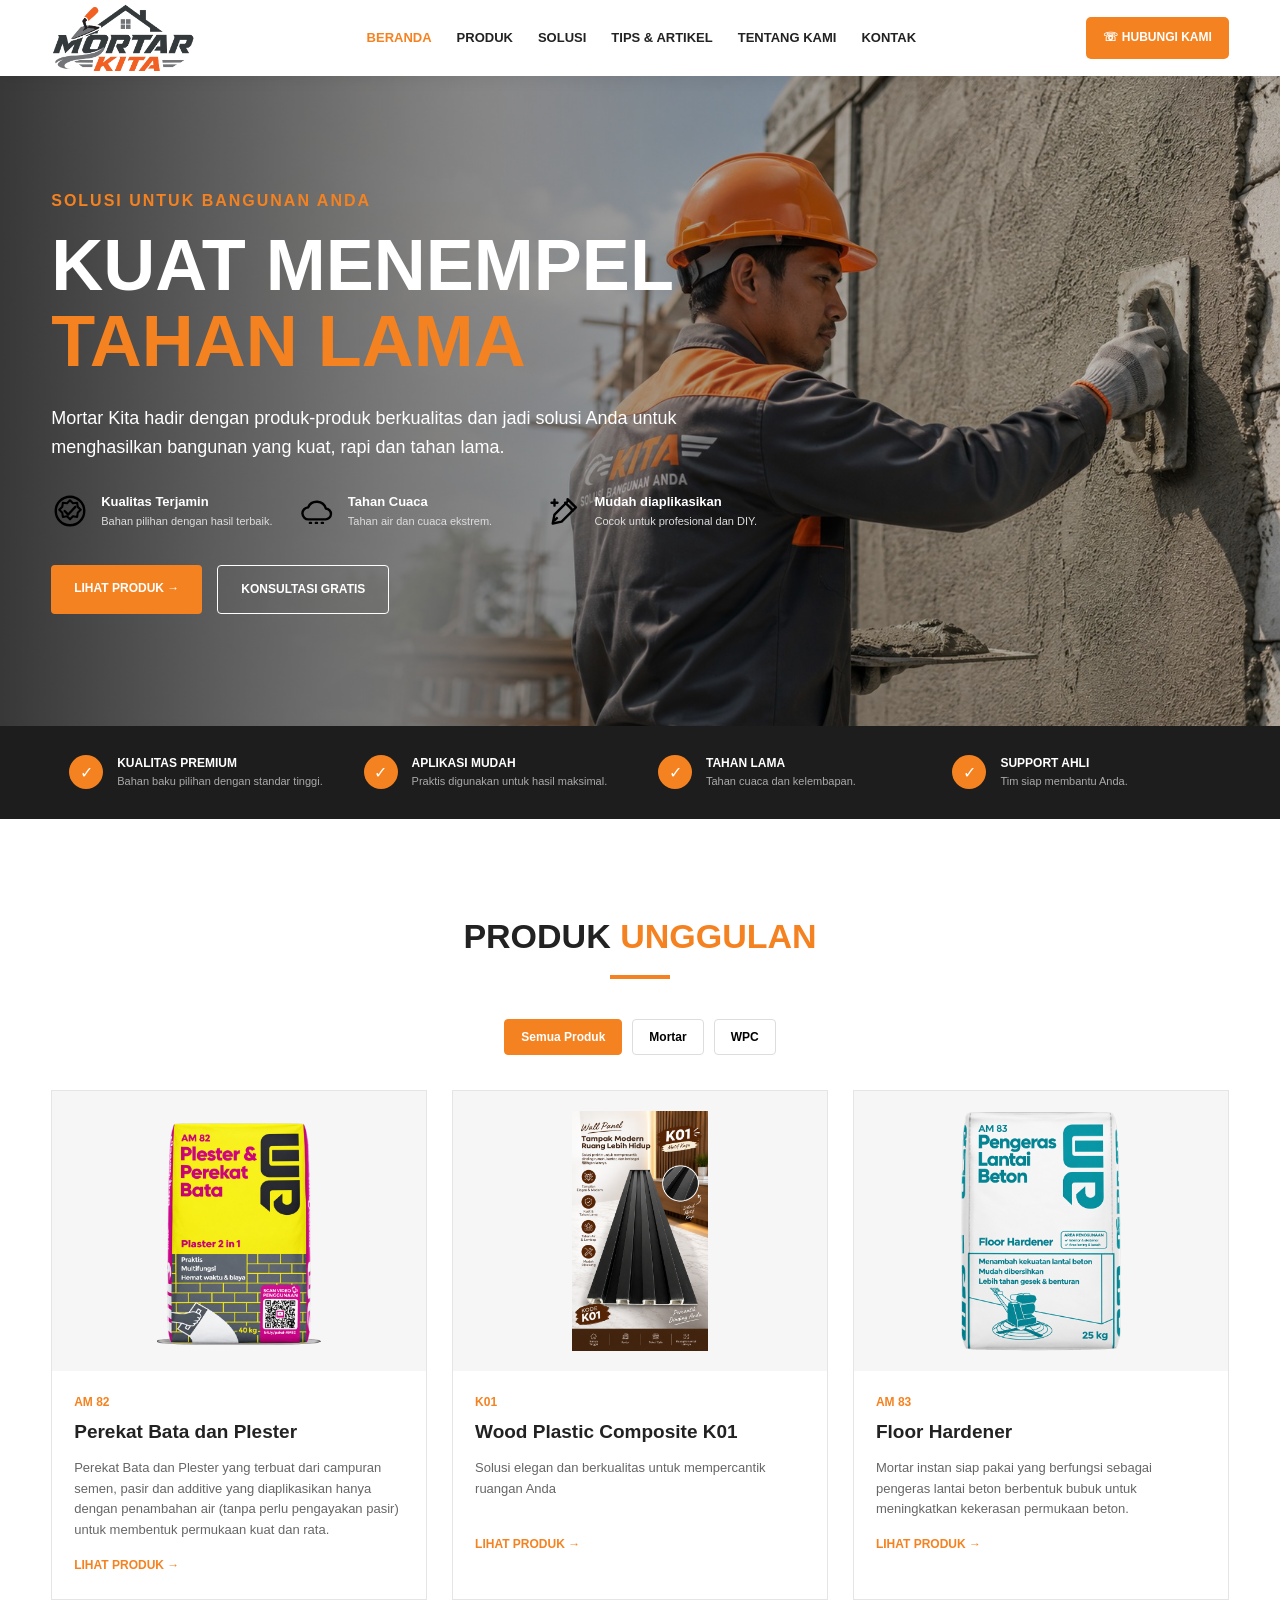
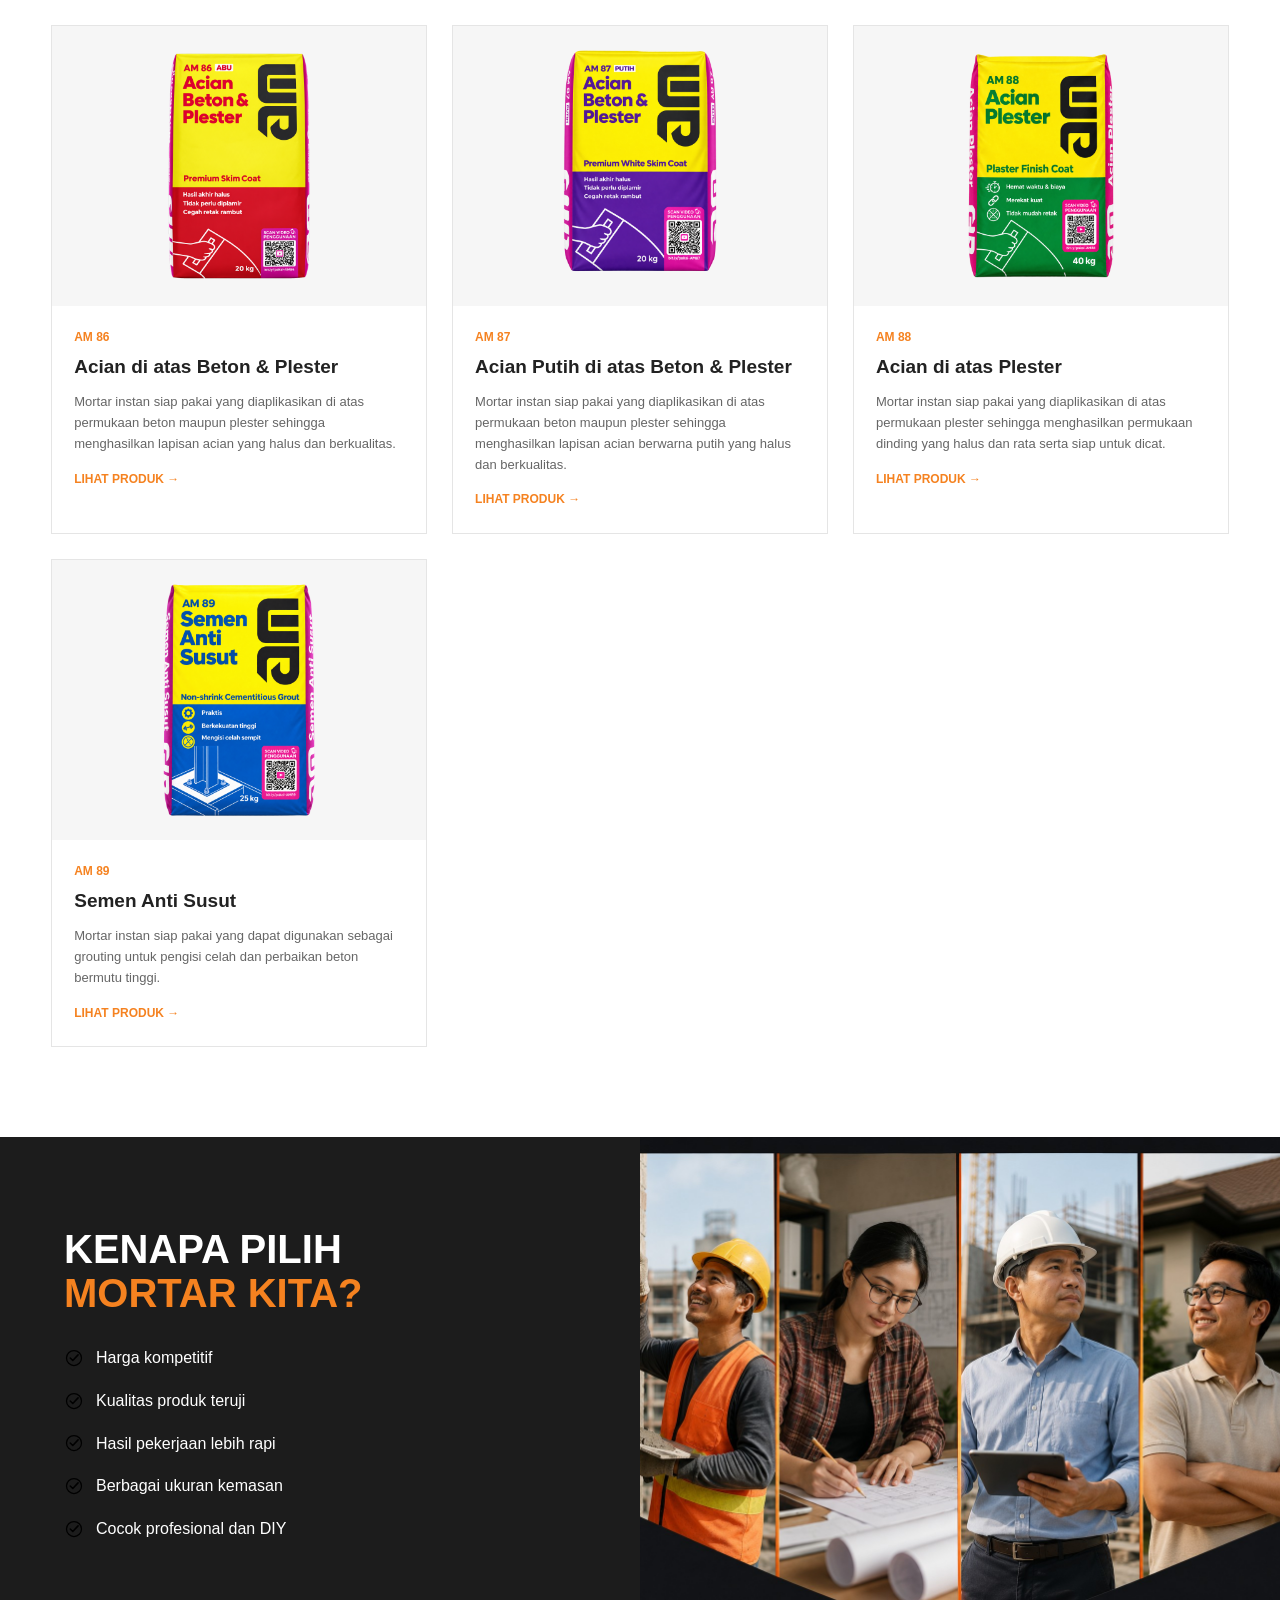
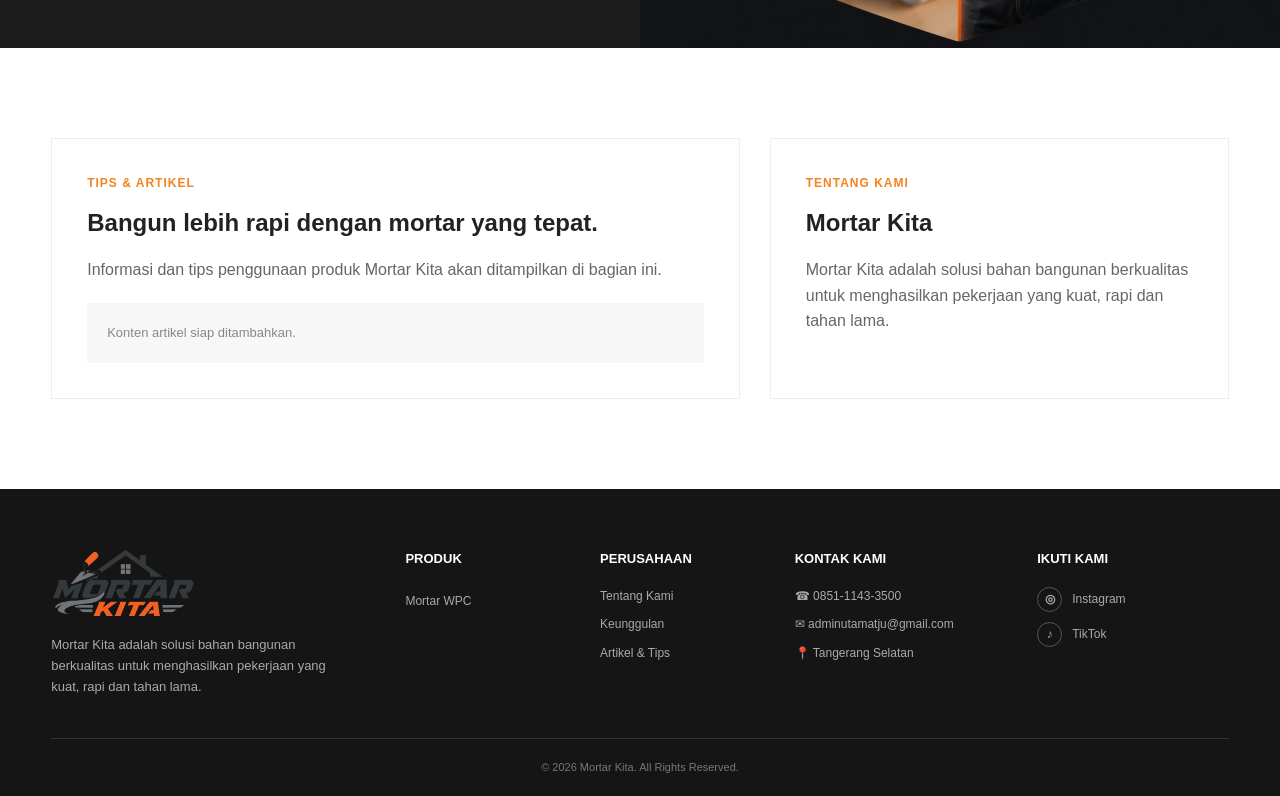
<file: index.html>
<!DOCTYPE html>
<html lang="id">
<head>
<meta charset="UTF-8">
<meta name="viewport" content="width=device-width, initial-scale=1.0">

<title>Mortar Kita</title>
<meta name="description" content="Mortar Kita - Solusi bahan bangunan berkualitas.">

<style>
*{
    box-sizing:border-box;
    margin:0;
    padding:0;
}

html{
    scroll-behavior:smooth;
}

body{
    font-family:Arial,Helvetica,sans-serif;
    color:#222;
    background:#fff;
    line-height:1.6;
}

img{
    max-width:100%;
    display:block;
}

a{
    text-decoration:none;
    color:inherit;
}

.container{
    width:min(1180px,92%);
    margin:auto;
}

/* =========================
   HEADER
========================= */

header{
    background:#fff;
    position:sticky;
    top:0;
    z-index:1000;
    box-shadow:0 2px 15px rgba(0,0,0,.08);
}

.navbar{
    min-height:76px;
    display:flex;
    align-items:center;
    justify-content:space-between;
    gap:25px;
}

.logo-box img{
    width:145px;
}

.nav-menu{
    display:flex;
    align-items:center;
    gap:25px;
}

.nav-menu a{
    font-size:13px;
    font-weight:700;
    transition:.2s;
}

.nav-menu a:hover,
.nav-menu a.active{
    color:#f58220;
}

.btn-contact{
    background:#f58220;
    color:#fff;
    padding:11px 17px;
    border-radius:5px;
    font-size:12px;
    font-weight:bold;
}

.menu-toggle{
    display:none;
    border:0;
    background:none;
    font-size:28px;
    cursor:pointer;
}

/* =========================
   HERO
========================= */

.hero{
    min-height:650px;
    display:flex;
    align-items:center;
    background:
        linear-gradient(
            90deg,
            rgba(0,0,0,.78),
            rgba(0,0,0,.35),
            rgba(0,0,0,.15)
        ),
        url("background/hero.jpg") center/cover no-repeat;
    color:#fff;
}

.hero-content{
    max-width:720px;
    padding:90px 0;
}

.hero-subtitle{
    color:#f58220;
    font-weight:bold;
    letter-spacing:2px;
    margin-bottom:15px;
}

.hero h1{
    font-size:clamp(42px,6vw,72px);
    line-height:1.05;
    margin-bottom:25px;
}

.hero h1 span{
    color:#f58220;
}

.hero-description{
    max-width:650px;
    font-size:18px;
    margin-bottom:30px;
}

.hero-features{
    display:grid;
    grid-template-columns:repeat(3,1fr);
    gap:20px;
    margin-bottom:35px;
}

.feature-mini{
    display:flex;
    align-items:center;
    gap:12px;
}

.feature-mini img{
    width:38px;
    height:38px;
}

.feature-mini h4{
    font-size:13px;
}

.feature-mini p{
    font-size:11px;
    color:#ddd;
}

.hero-buttons{
    display:flex;
    gap:15px;
    flex-wrap:wrap;
}

.btn-primary,
.btn-outline{
    display:inline-block;
    padding:14px 23px;
    font-weight:bold;
    font-size:12px;
    border-radius:4px;
}

.btn-primary{
    background:#f58220;
    color:#fff;
}

.btn-outline{
    border:1px solid #fff;
    color:#fff;
}

/* =========================
   BENEFIT
========================= */

.benefit-bar{
    background:#1d1d1d;
    color:#fff;
}

.benefit-grid{
    display:grid;
    grid-template-columns:repeat(4,1fr);
}

.benefit-item{
    padding:28px 18px;
    display:flex;
    gap:14px;
    align-items:center;
}

.benefit-icon{
    width:34px;
    height:34px;
    border-radius:50%;
    background:#f58220;
    display:flex;
    align-items:center;
    justify-content:center;
    flex:none;
}

.benefit-item h3{
    font-size:12px;
}

.benefit-item p{
    color:#aaa;
    font-size:11px;
}

/* =========================
   PRODUCTS
========================= */

.products{
    padding:90px 0;
}

.section-title{
    text-align:center;
    margin-bottom:40px;
}

.section-title h2{
    font-size:34px;
}

.section-title span{
    color:#f58220;
}

.section-line{
    width:60px;
    height:4px;
    background:#f58220;
    margin:12px auto;
}

.product-categories{
    display:flex;
    justify-content:center;
    gap:10px;
    flex-wrap:wrap;
    margin-bottom:35px;
}

.category-btn{
    border:1px solid #ddd;
    background:#fff;
    padding:10px 16px;
    border-radius:4px;
    cursor:pointer;
    font-size:12px;
    font-weight:bold;
    transition:.2s;
}

.category-btn:hover,
.category-btn.active{
    background:#f58220;
    color:#fff;
    border-color:#f58220;
}

.product-grid{
    display:grid;
    grid-template-columns:repeat(3,1fr);
    gap:25px;
}

.product-card{
    border:1px solid #e5e5e5;
    background:#fff;
    transition:.25s;
    overflow:hidden;
}

.product-card:hover{
    transform:translateY(-5px);
    box-shadow:0 10px 30px rgba(0,0,0,.1);
}

.product-image{
    height:280px;
    background:#f6f6f6;
    display:flex;
    align-items:center;
    justify-content:center;
    padding:20px;
}

.product-image img{
    width:100%;
    height:100%;
    object-fit:contain;
}

.product-info{
    padding:22px;
}

.product-code{
    color:#f58220;
    font-size:12px;
    font-weight:bold;
}

.product-info h3{
    font-size:19px;
    margin:5px 0 10px;
}

.product-info p{
    font-size:13px;
    color:#666;
    min-height:62px;
}

.product-btn{
    display:inline-block;
    margin-top:15px;
    color:#f58220;
    font-size:12px;
    font-weight:bold;
}

.image-placeholder{
    width:100%;
    min-height:200px;
    display:flex;
    align-items:center;
    justify-content:center;
    background:#f3f3f3;
    color:#888;
    text-align:center;
    padding:20px;
}

/* =========================
   WHY
========================= */

.why{
    display:grid;
    grid-template-columns:1fr 1fr;
    background:#1c1c1c;
    color:#fff;
}

.why-content{
    padding:90px 10%;
}

.why-content h2{
    font-size:40px;
    line-height:1.1;
    margin-bottom:30px;
}

.why-content h2 span{
    color:#f58220;
}

.why-list{
    list-style:none;
}

.why-list li{
    display:flex;
    align-items:center;
    gap:12px;
    margin-bottom:17px;
}

.why-list img{
    width:20px;
}

.why-image{
    min-height:500px;
}

.why-image img{
    width:100%;
    height:100%;
    object-fit:cover;
}

/* =========================
   INFO
========================= */

.info-section{
    padding:90px 0;
}

.info-grid{
    display:grid;
    grid-template-columns:1.5fr 1fr;
    gap:30px;
}

.info-card{
    padding:35px;
    border:1px solid #eee;
    background:#fff;
}

.eyebrow{
    color:#f58220;
    font-size:12px;
    font-weight:bold;
    letter-spacing:1px;
    margin-bottom:10px;
}

.info-card h2{
    margin-bottom:15px;
}

.info-card p{
    color:#666;
}

.article-placeholder{
    margin-top:20px;
    padding:20px;
    background:#f7f7f7;
    color:#888;
    font-size:13px;
}

/* =========================
   FOOTER
========================= */

footer{
    background:#151515;
    color:#fff;
    padding:60px 0 20px;
}

.footer-grid{
    display:grid;
    grid-template-columns:2fr 1fr 1fr 1.3fr 1.2fr;
    gap:35px;
}

.footer-logo img{
    width:145px;
    margin-bottom:18px;
}

.footer-description{
    color:#aaa;
    font-size:13px;
    max-width:300px;
}

.footer-column{
    display:flex;
    flex-direction:column;
    gap:9px;
}

.footer-column h4{
    font-size:13px;
    margin-bottom:8px;
}

.footer-column a,
.footer-column p{
    color:#aaa;
    font-size:12px;
}

.footer-column a:hover{
    color:#f58220;
}

#socialLinks{
    display:flex;
    flex-direction:column;
    gap:10px;
}

.social-link{
    display:flex;
    align-items:center;
    gap:10px;
    color:#aaa !important;
}

.social-link:hover{
    color:#f58220 !important;
}

.social-icon{
    width:25px;
    height:25px;
    border:1px solid #555;
    border-radius:50%;
    display:flex;
    align-items:center;
    justify-content:center;
    font-size:12px;
    font-weight:bold;
}

.social-name{
    font-size:12px;
}

.footer-bottom{
    border-top:1px solid #333;
    margin-top:40px;
    padding-top:20px;
    text-align:center;
    color:#777;
    font-size:11px;
}

/* =========================
   MOBILE
========================= */

@media(max-width:900px){

    .nav-menu{
        position:absolute;
        top:76px;
        left:0;
        right:0;
        background:#fff;
        display:none;
        flex-direction:column;
        align-items:flex-start;
        padding:20px 4%;
        box-shadow:0 10px 20px rgba(0,0,0,.08);
    }

    .nav-menu.active{
        display:flex;
    }

    .btn-contact{
        display:none;
    }

    .menu-toggle{
        display:block;
    }

    .hero-features{
        grid-template-columns:1fr;
    }

    .benefit-grid{
        grid-template-columns:1fr 1fr;
    }

    .product-grid{
        grid-template-columns:repeat(2,1fr);
    }

    .footer-grid{
        grid-template-columns:1fr 1fr;
    }
}

@media(max-width:600px){

    .hero{
        min-height:600px;
    }

    .hero-description{
        font-size:15px;
    }

    .benefit-grid{
        grid-template-columns:1fr;
    }

    .product-grid{
        grid-template-columns:1fr;
    }

    .product-categories{
        justify-content:flex-start;
        flex-wrap:nowrap;
        overflow-x:auto;
        padding-bottom:8px;
    }

    .category-btn{
        white-space:nowrap;
        flex:none;
    }

    .why{
        grid-template-columns:1fr;
    }

    .why-image{
        min-height:350px;
    }

    .info-grid{
        grid-template-columns:1fr;
    }

    .footer-grid{
        grid-template-columns:1fr;
    }
}
</style>
</head>

<body>

<header>
<div class="container navbar">

    <a class="logo-box" href="#beranda">
        <img
            id="headerLogo"
            src="assets/logo/logo-mortarkita.png"
            alt="Mortar Kita">
    </a>

    <nav class="nav-menu" id="navMenu">
        <a href="#beranda" class="active">BERANDA</a>
        <a href="#produk">PRODUK</a>
        <a href="#solusi">SOLUSI</a>
        <a href="#artikel">TIPS & ARTIKEL</a>
        <a href="#tentang">TENTANG KAMI</a>
        <a href="#kontak">KONTAK</a>
    </nav>

    <a href="#kontak" class="btn-contact">
        ☏ HUBUNGI KAMI
    </a>

    <button
        class="menu-toggle"
        id="menuToggle"
        type="button"
        aria-expanded="false">
        ☰
    </button>

</div>
</header>

<main>

<section class="hero" id="beranda">
<div class="container">
<div class="hero-content">

    <div class="hero-subtitle" id="heroSubtitle">
        SOLUSI UNTUK BANGUNAN ANDA
    </div>

    <h1>
        <span id="heroTitle1" style="color:#fff;">KUAT MENEMPEL</span><br>
        <span id="heroTitle2">TAHAN LAMA</span>
    </h1>

    <p class="hero-description" id="heroDescription">
        Mortar Kita hadir dengan produk-produk berkualitas
        dan jadi solusi Anda untuk menghasilkan bangunan yang kuat,
        rapi dan tahan lama.
    </p>

    <div class="hero-features">

        <div class="feature-mini">
            <img src="assets/icons/quality.svg" alt="Kualitas">
            <div>
                <h4>Kualitas Terjamin</h4>
                <p>Bahan pilihan dengan hasil terbaik.</p>
            </div>
        </div>

        <div class="feature-mini">
            <img src="assets/icons/weather.svg" alt="Tahan Cuaca">
            <div>
                <h4>Tahan Cuaca</h4>
                <p>Tahan air dan cuaca ekstrem.</p>
            </div>
        </div>

        <div class="feature-mini">
            <img src="assets/icons/easy.svg" alt="Mudah Aplikasi">
            <div>
                <h4>Mudah diaplikasikan</h4>
                <p>Cocok untuk profesional dan DIY.</p>
            </div>
        </div>

    </div>

    <div class="hero-buttons">

        <a href="#produk" class="btn-primary">
            LIHAT PRODUK →
        </a>

        <a href="#kontak" class="btn-outline" id="heroWa">
    KONSULTASI GRATIS
</a>

    </div>

</div>
</div>
</section>

<section class="benefit-bar">
<div class="container">
<div class="benefit-grid">

    <div class="benefit-item">
        <div class="benefit-icon">✓</div>
        <div>
            <h3>KUALITAS PREMIUM</h3>
            <p>Bahan baku pilihan dengan standar tinggi.</p>
        </div>
    </div>

    <div class="benefit-item">
        <div class="benefit-icon">✓</div>
        <div>
            <h3>APLIKASI MUDAH</h3>
            <p>Praktis digunakan untuk hasil maksimal.</p>
        </div>
    </div>

    <div class="benefit-item">
        <div class="benefit-icon">✓</div>
        <div>
            <h3>TAHAN LAMA</h3>
            <p>Tahan cuaca dan kelembapan.</p>
        </div>
    </div>

    <div class="benefit-item">
        <div class="benefit-icon">✓</div>
        <div>
            <h3>SUPPORT AHLI</h3>
            <p>Tim siap membantu Anda.</p>
        </div>
    </div>

</div>
</div>
</section>

<section class="products" id="produk">
<div class="container">

    <div class="section-title">
        <h2>PRODUK <span>UNGGULAN</span></h2>
        <div class="section-line"></div>
    </div>

    <div
        class="product-categories"
        id="productCategories">
    </div>

    <div
        class="product-grid"
        id="productGrid">

        <div class="image-placeholder">
            Memuat produk...
        </div>

    </div>

</div>
</section>

<section class="why" id="solusi">

    <div class="why-content">

        <h2>
            KENAPA PILIH<br>
            <span>MORTAR KITA?</span>
        </h2>

        <ul class="why-list">
            <li>
                <img src="assets/icons/check.svg" alt="">
                Harga kompetitif
            </li>

            <li>
                <img src="assets/icons/check.svg" alt="">
                Kualitas produk teruji
            </li>

            <li>
                <img src="assets/icons/check.svg" alt="">
                Hasil pekerjaan lebih rapi
            </li>

            <li>
                <img src="assets/icons/check.svg" alt="">
                Berbagai ukuran kemasan
            </li>

            <li>
                <img src="assets/icons/check.svg" alt="">
                Cocok profesional dan DIY
            </li>
        </ul>

    </div>

    <div class="why-image">
        <img
            src="background/aplikator.jpg"
            alt="Aplikasi Mortar Kita"
            loading="lazy">
    </div>

</section>

<section class="info-section" id="artikel">
<div class="container">
<div class="info-grid">

    <article class="info-card">

        <div class="eyebrow">
            TIPS & ARTIKEL
        </div>

        <h2>
            Bangun lebih rapi dengan mortar yang tepat.
        </h2>

        <p>
            Informasi dan tips penggunaan produk Mortar Kita
            akan ditampilkan di bagian ini.
        </p>

        <div class="article-placeholder">
            Konten artikel siap ditambahkan.
        </div>

    </article>

    <article class="info-card" id="tentang">

        <div class="eyebrow">
            TENTANG KAMI
        </div>

        <h2 id="aboutName">
            Mortar Kita
        </h2>

        <p id="aboutDescription">
            Mortar Kita hadir dengan produk berkualitas
            untuk menghasilkan bangunan yang kuat,
            rapi dan tahan lama.
        </p>

    </article>

</div>
</div>
</section>

</main>

<footer id="kontak">
<div class="container">

<div class="footer-grid">

    <div>

        <div class="footer-logo">
            <img
                id="footerLogo"
                src="assets/logo/logo-mortarkita.png"
                alt="Mortar Kita">
        </div>

        <p
            class="footer-description"
            id="footerDescription">
            Mortar Kita adalah solusi bahan bangunan
            berkualitas untuk menghasilkan pekerjaan
            yang kuat, rapi dan tahan lama.
        </p>

    </div>

    <div class="footer-column">

        <h4>PRODUK</h4>

        <div id="footerCategories"></div>

    </div>

    <div class="footer-column">

        <h4>PERUSAHAAN</h4>

        <a href="#tentang">Tentang Kami</a>
        <a href="#solusi">Keunggulan</a>
        <a href="#artikel">Artikel & Tips</a>

    </div>

    <div class="footer-column">

        <h4>KONTAK KAMI</h4>

        <p id="footerPhone">
            ☎ 0851-1143-3500
        </p>

        <p id="footerEmail">
            ✉ adminutamatju@gmail.com
        </p>

        <p id="footerAddress">
            📍 Tangerang Selatan
        </p>

    </div>

    <div
        class="footer-column"
        id="socialSection">

        <h4>IKUTI KAMI</h4>

        <div id="socialLinks"></div>

    </div>

</div>

<div class="footer-bottom">
    © <span id="footerYear">2026</span> Mortar Kita.
    All Rights Reserved.
</div>

</div>
</footer>

<script src="app.js"></script>

</body>
</html>
</file>
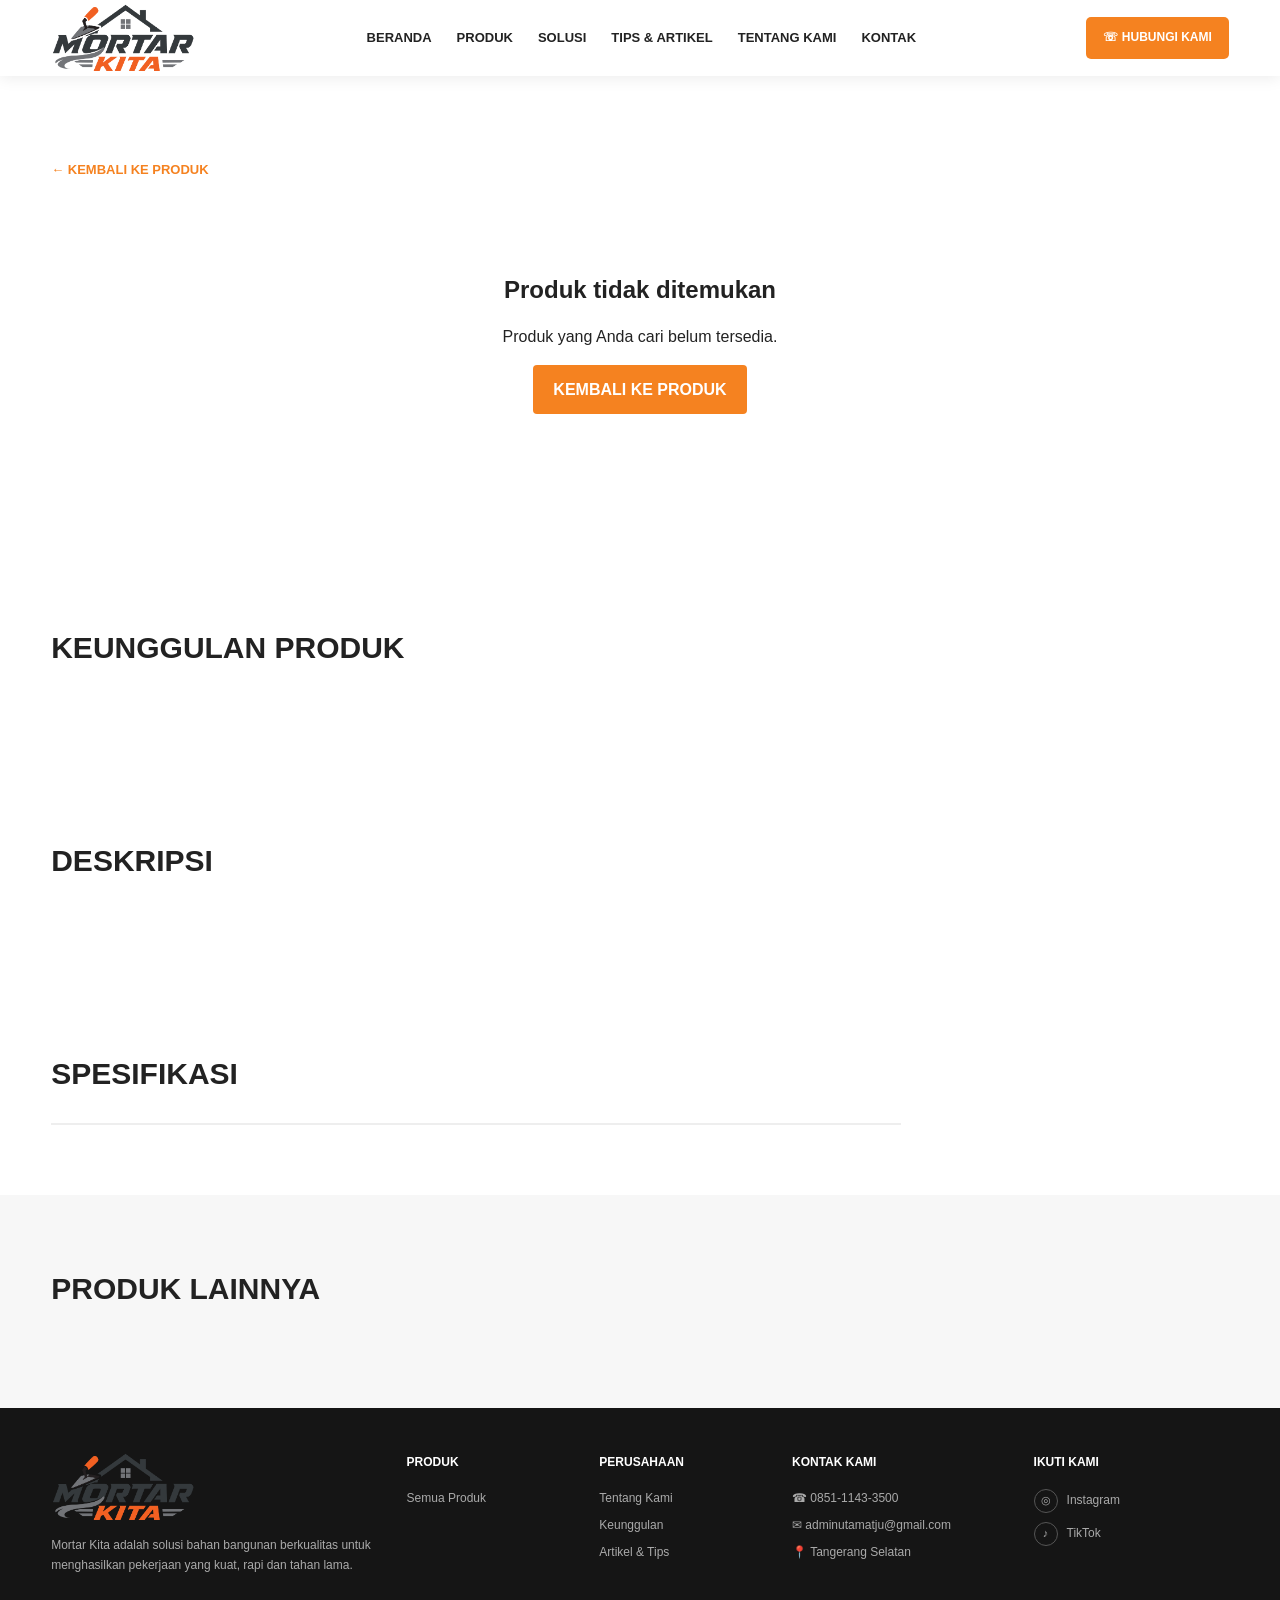
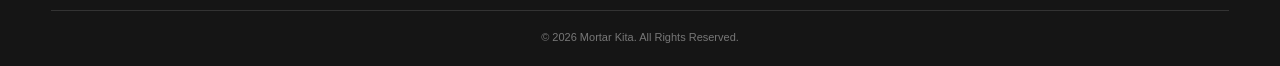
<file: product-detail.html>
<!DOCTYPE html>
<html lang="id">
<head>

<meta charset="UTF-8">
<meta name="viewport" content="width=device-width, initial-scale=1.0">

<title>Detail Produk - Mortar Kita</title>

<style>

*{
    box-sizing:border-box;
    margin:0;
    padding:0;
}

html{
    scroll-behavior:smooth;
}

body{
    font-family:Arial,Helvetica,sans-serif;
    color:#222;
    background:#fff;
    line-height:1.6;
}

a{
    text-decoration:none;
    color:inherit;
}

img{
    max-width:100%;
    display:block;
}

.container{
    width:min(1180px,92%);
    margin:auto;
}

/* HEADER */

header{
    background:#fff;
    position:sticky;
    top:0;
    z-index:1000;
    box-shadow:0 2px 15px rgba(0,0,0,.08);
}

.navbar{
    min-height:76px;
    display:flex;
    align-items:center;
    justify-content:space-between;
    gap:25px;
}

.logo-box img{
    width:145px;
}

.nav-menu{
    display:flex;
    gap:25px;
}

.nav-menu a{
    font-size:13px;
    font-weight:bold;
}

.nav-menu a:hover{
    color:#f58220;
}

.btn-contact{
    background:#f58220;
    color:#fff;
    padding:11px 17px;
    border-radius:5px;
    font-size:12px;
    font-weight:bold;
}

.menu-toggle{
    display:none;
    border:0;
    background:none;
    font-size:28px;
}

/* DETAIL */

.product-detail{
    padding:80px 0;
}

.back-link{
    display:inline-block;
    color:#f58220;
    font-weight:bold;
    font-size:13px;
    margin-bottom:30px;
}

.detail-grid{
    display:grid;
    grid-template-columns:1fr 1fr;
    gap:60px;
    align-items:start;
}

.detail-image{
    min-height:500px;
    background:#f7f7f7;
    display:flex;
    align-items:center;
    justify-content:center;
    padding:35px;
}

.detail-image img{
    width:100%;
    height:450px;
    object-fit:contain;
}

.detail-code{
    color:#f58220;
    font-size:14px;
    font-weight:bold;
    margin-bottom:8px;
}

.detail-content h1{
    font-size:42px;
    line-height:1.15;
    margin-bottom:20px;
}

.detail-intro{
    color:#666;
    font-size:16px;
    margin-bottom:20px;
}

.suitable{
    background:#f7f7f7;
    border-left:4px solid #f58220;
    padding:15px 18px;
    margin-bottom:25px;
}

.suitable strong{
    display:block;
    margin-bottom:4px;
}

.detail-buttons{
    display:flex;
    gap:12px;
    flex-wrap:wrap;
    margin-top:25px;
}

.btn-wa{
    background:#f58220;
    color:#fff;
    padding:13px 22px;
    border-radius:4px;
    font-weight:bold;
    font-size:12px;
}

.btn-home{
    border:1px solid #ddd;
    padding:13px 22px;
    border-radius:4px;
    font-weight:bold;
    font-size:12px;
}

/* SECTIONS */

.detail-section{
    padding:70px 0;
}

.detail-section h2{
    font-size:30px;
    margin-bottom:25px;
}

.features-grid{
    display:grid;
    grid-template-columns:repeat(3,1fr);
    gap:20px;
}

.feature-card{
    border:1px solid #eee;
    padding:25px;
}

.feature-card .check{
    color:#f58220;
    font-size:24px;
    font-weight:bold;
    margin-bottom:10px;
}

.feature-card h3{
    font-size:16px;
}

.description{
    color:#555;
    max-width:850px;
}

.spec-table{
    max-width:850px;
    border:1px solid #eee;
}

.spec-row{
    display:grid;
    grid-template-columns:220px 1fr;
    border-bottom:1px solid #eee;
}

.spec-row:last-child{
    border-bottom:0;
}

.spec-row dt,
.spec-row dd{
    padding:15px 18px;
}

.spec-row dt{
    font-weight:bold;
    background:#f7f7f7;
}

.related{
    background:#f7f7f7;
}

.related-grid{
    display:grid;
    grid-template-columns:repeat(4,1fr);
    gap:20px;
}

.related-card{
    background:#fff;
    border:1px solid #eee;
    transition:.2s;
}

.related-card:hover{
    transform:translateY(-4px);
    box-shadow:0 8px 25px rgba(0,0,0,.08);
}

.related-img{
    height:210px;
    background:#f7f7f7;
    padding:15px;
}

.related-img img{
    width:100%;
    height:100%;
    object-fit:contain;
}

.related-body{
    padding:18px;
}

.related-body span{
    color:#f58220;
    font-size:11px;
    font-weight:bold;
}

.related-body h3{
    font-size:15px;
    margin:5px 0 12px;
}

.related-body b{
    font-size:11px;
    color:#f58220;
}

/* FOOTER */

footer{
    background:#151515;
    color:#fff;
    padding:45px 0 20px;
}

.footer-grid{
    display:grid;
    grid-template-columns:2fr 1fr 1fr 1.3fr 1.2fr;
    gap:30px;
}

.footer-logo img{
    width:145px;
    margin-bottom:15px;
}

.footer-description{
    color:#aaa;
    font-size:12px;
}

.footer-column{
    display:flex;
    flex-direction:column;
    gap:8px;
}

.footer-column h4{
    font-size:12px;
    margin-bottom:8px;
}

.footer-column a,
.footer-column p{
    color:#aaa;
    font-size:12px;
}

.footer-column a:hover{
    color:#f58220;
}

#socialLinks{
    display:flex;
    flex-direction:column;
    gap:9px;
}

.social-link{
    display:flex;
    align-items:center;
    gap:9px;
}

.social-icon{
    width:24px;
    height:24px;
    border:1px solid #555;
    border-radius:50%;
    display:flex;
    align-items:center;
    justify-content:center;
    font-size:11px;
}

.footer-bottom{
    border-top:1px solid #333;
    margin-top:35px;
    padding-top:18px;
    text-align:center;
    color:#777;
    font-size:11px;
}

/* MOBILE */

@media(max-width:900px){

    .nav-menu{
        position:absolute;
        top:76px;
        left:0;
        right:0;
        background:#fff;
        display:none;
        flex-direction:column;
        padding:20px 4%;
    }

    .nav-menu.active{
        display:flex;
    }

    .btn-contact{
        display:none;
    }

    .menu-toggle{
        display:block;
        cursor:pointer;
    }

    .detail-grid{
        grid-template-columns:1fr;
    }

    .features-grid{
        grid-template-columns:1fr 1fr;
    }

    .related-grid{
        grid-template-columns:repeat(2,1fr);
    }

    .footer-grid{
        grid-template-columns:1fr 1fr;
    }
}

@media(max-width:600px){

    .detail-content h1{
        font-size:32px;
    }

    .detail-image{
        min-height:350px;
    }

    .detail-image img{
        height:320px;
    }

    .features-grid,
    .related-grid,
    .footer-grid{
        grid-template-columns:1fr;
    }

    .spec-row{
        grid-template-columns:1fr;
    }
}

</style>

</head>

<body>

<header>
<div class="container navbar">

    <a
        class="logo-box"
        href="index.html#beranda">

        <img
            id="headerLogo"
            src="assets/logo/logo-mortarkita.png"
            alt="Mortar Kita">

    </a>

    <nav class="nav-menu" id="navMenu">

        <a href="index.html#beranda">
            BERANDA
        </a>

        <a href="index.html#produk">
            PRODUK
        </a>

        <a href="index.html#solusi">
            SOLUSI
        </a>

        <a href="index.html#artikel">
            TIPS & ARTIKEL
        </a>

        <a href="index.html#tentang">
            TENTANG KAMI
        </a>

        <a href="index.html#kontak">
            KONTAK
        </a>

    </nav>

    <a
        href="index.html#kontak"
        class="btn-contact">
        ☏ HUBUNGI KAMI
    </a>

    <button
        class="menu-toggle"
        id="menuToggle"
        type="button">
        ☰
    </button>

</div>
</header>

<main>

<section class="product-detail">

<div class="container">

    <a
        href="index.html#produk"
        class="back-link">
        ← KEMBALI KE PRODUK
    </a>

    <div
        class="detail-grid"
        id="productDetail">

        <div class="detail-image">

            <img
                id="productImage"
                src=""
                alt="Produk">

        </div>

        <div class="detail-content">

            <div
                class="detail-code"
                id="productCode">
                -
            </div>

            <h1 id="productName">
                Memuat produk...
            </h1>

            <p
                class="detail-intro"
                id="productIntro">
                -
            </p>

            <div class="suitable">

                <strong>
                    Cocok untuk:
                </strong>

                <span id="productSuitable">
                    -
                </span>

            </div>

            <div class="detail-buttons">

                <a
                    id="consult"
                    href="#"
                    target="_blank"
                    rel="noopener"
                    class="btn-wa">
                    KONSULTASI PRODUK
                </a>

                <a
                    href="index.html#produk"
                    class="btn-home">
                    LIHAT PRODUK LAIN
                </a>

            </div>

        </div>

    </div>

</div>

</section>

<section class="detail-section">

<div class="container">

    <h2>
        KEUNGGULAN PRODUK
    </h2>

    <div
        class="features-grid"
        id="advantages">
    </div>

</div>

</section>

<section class="detail-section">

<div class="container">

    <h2>
        DESKRIPSI
    </h2>

    <div
        class="description"
        id="description">
    </div>

</div>

</section>

<section class="detail-section">

<div class="container">

    <h2>
        SPESIFIKASI
    </h2>

    <dl
        class="spec-table"
        id="specification">
    </dl>

</div>

</section>

<section class="detail-section related">

<div class="container">

    <h2>
        PRODUK LAINNYA
    </h2>

    <div
        class="related-grid"
        id="related">
    </div>

</div>

</section>

</main>

<footer id="kontak">

<div class="container">

<div class="footer-grid">

    <div>

        <div class="footer-logo">
            <img
                id="footerLogo"
                src="assets/logo/logo-mortarkita.png"
                alt="Mortar Kita">
        </div>

        <p
            class="footer-description"
            id="footerDescription">
            Mortar Kita adalah solusi bahan bangunan
            berkualitas untuk menghasilkan pekerjaan
            yang kuat, rapi dan tahan lama.
        </p>

    </div>

    <div class="footer-column">

        <h4>PRODUK</h4>

        <a href="index.html#produk">
            Semua Produk
        </a>

    </div>

    <div class="footer-column">

        <h4>PERUSAHAAN</h4>

        <a href="index.html#tentang">
            Tentang Kami
        </a>

        <a href="index.html#solusi">
            Keunggulan
        </a>

        <a href="index.html#artikel">
            Artikel & Tips
        </a>

    </div>

    <div class="footer-column">

        <h4>KONTAK KAMI</h4>

        <p id="footerPhone">
            ☎ 0851-1143-3500
        </p>

        <p id="footerEmail">
            ✉ adminutamatju@gmail.com
        </p>

        <p id="footerAddress">
            📍 Tangerang Selatan
        </p>

    </div>

    <div class="footer-column">

        <h4>IKUTI KAMI</h4>

        <div id="socialLinks"></div>

    </div>

</div>

<div class="footer-bottom">

    © <span id="footerYear">2026</span>
    Mortar Kita. All Rights Reserved.

</div>

</div>

</footer>

<script src="app.js"></script>

</body>
</html>
</file>
